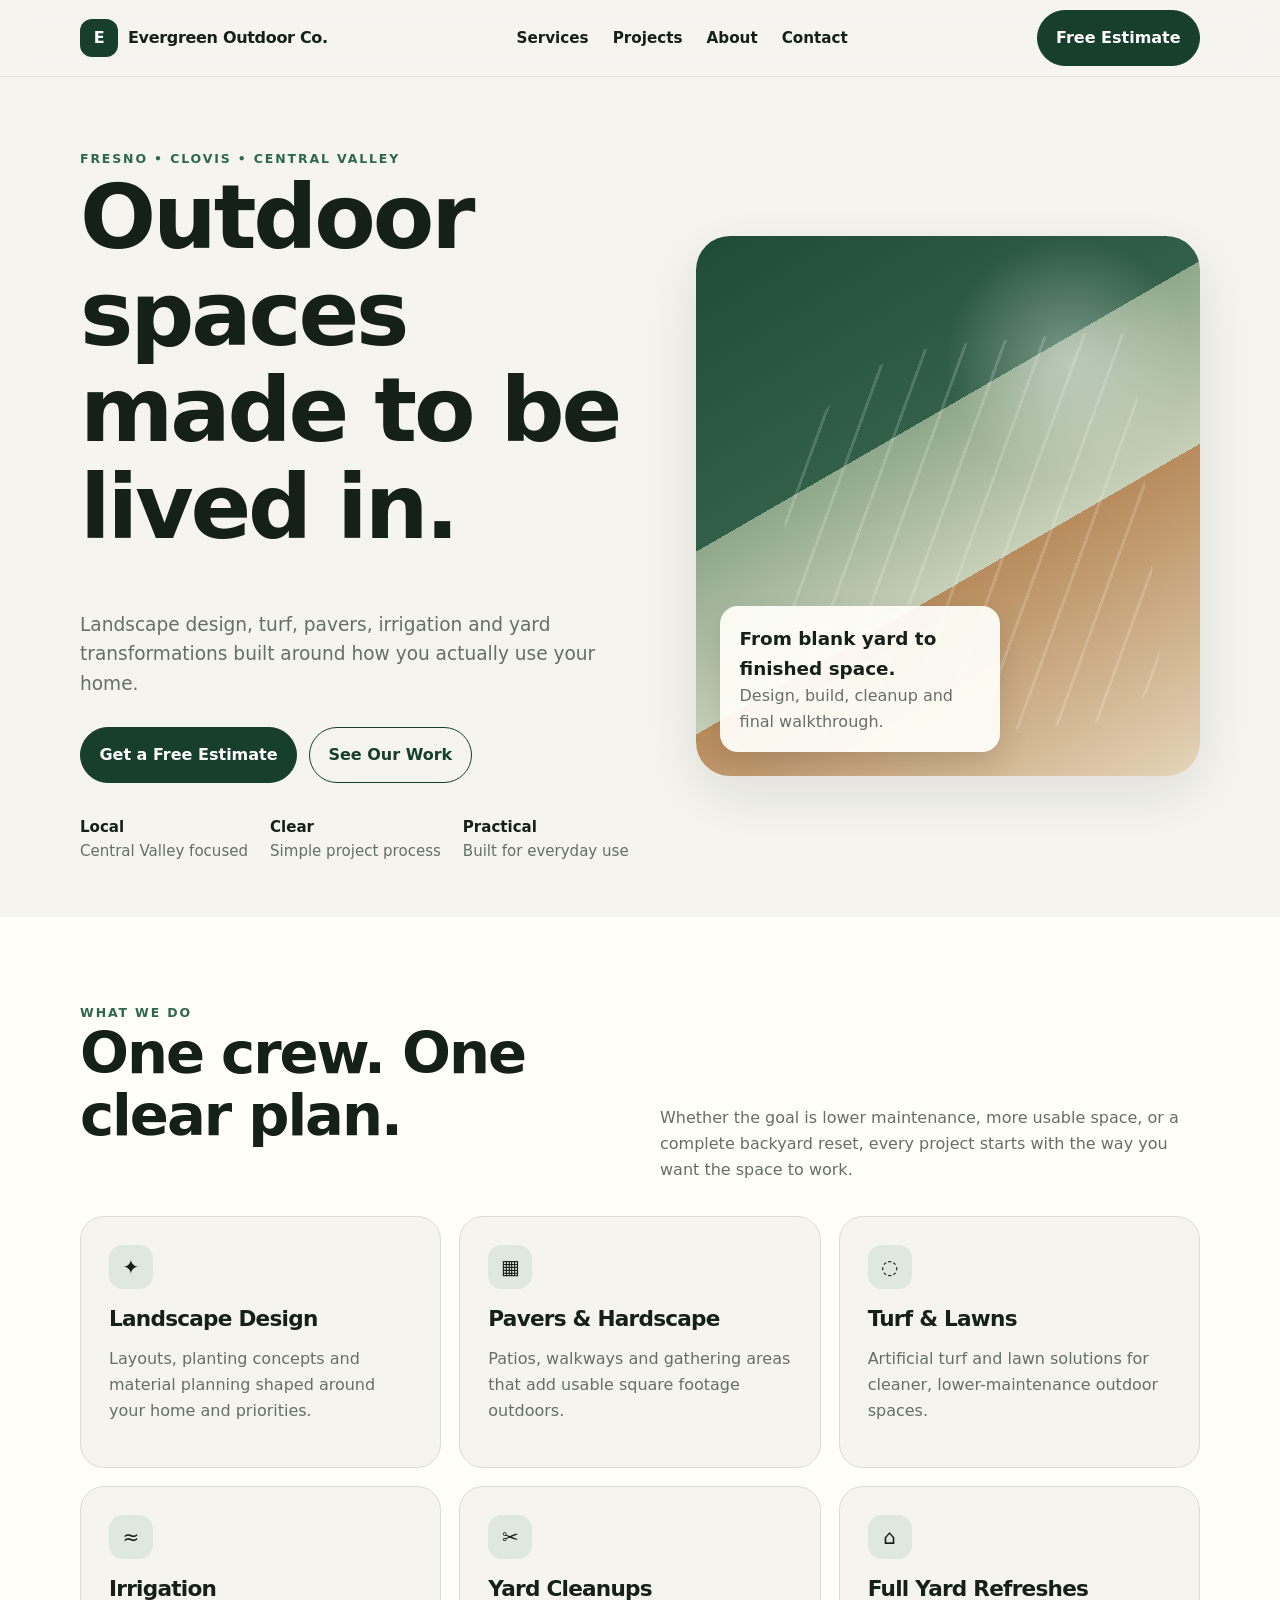
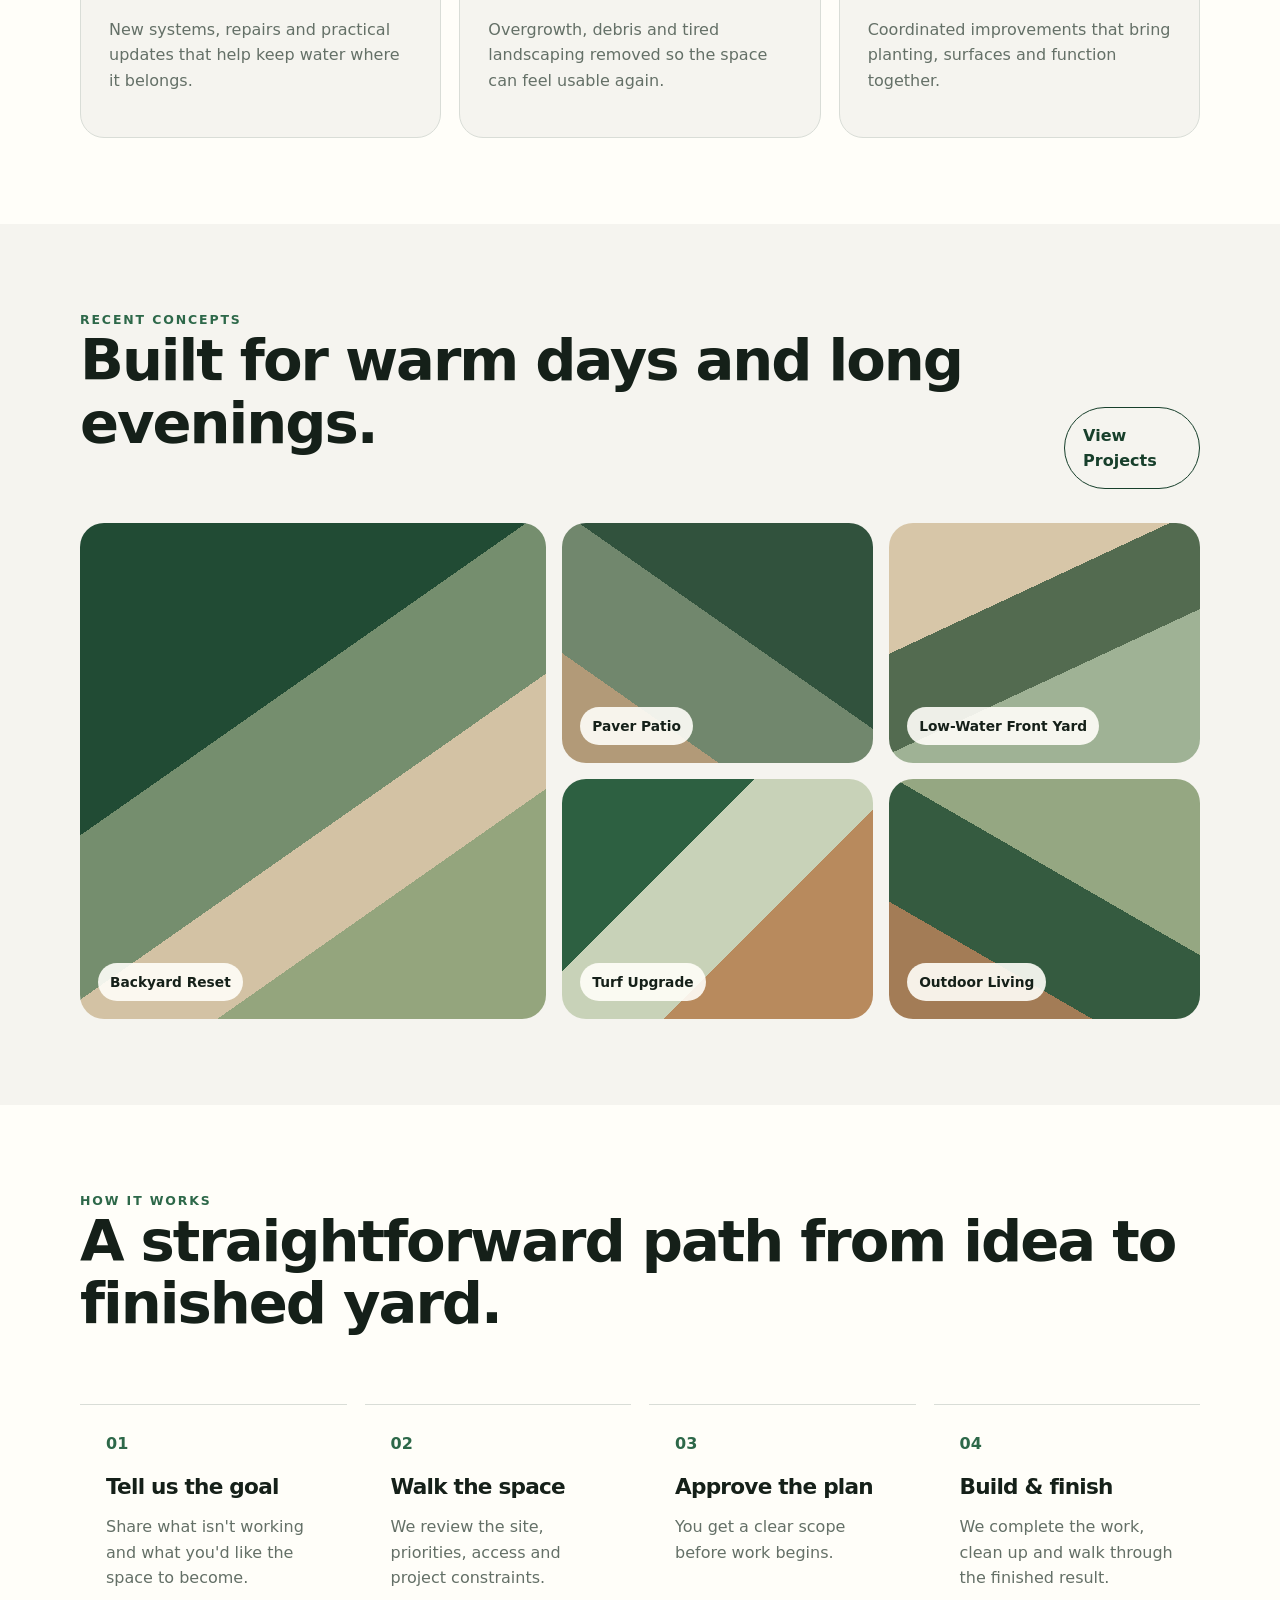
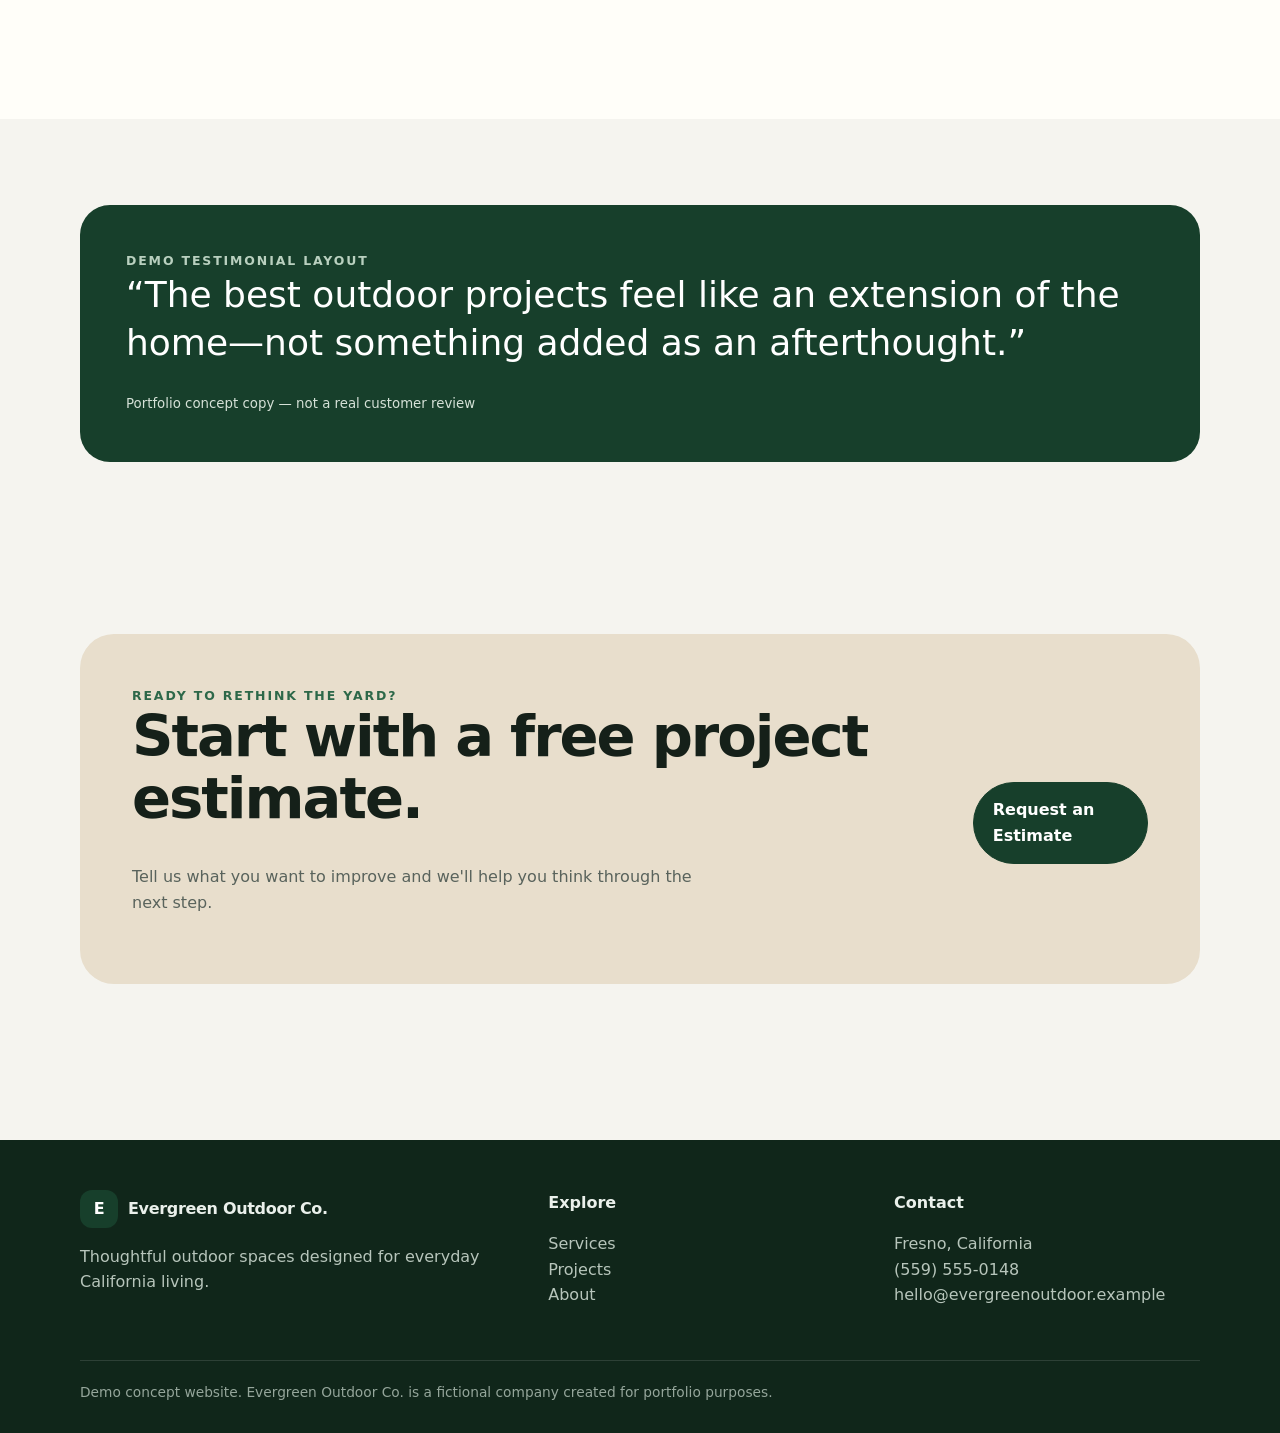
<file: index.html>
<!doctype html>
<html lang="en">
<head>
  <meta charset="utf-8">
  <meta name="viewport" content="width=device-width,initial-scale=1">
  <title>Evergreen Outdoor Co. | Fresno Landscaping & Outdoor Living</title>
  <meta name="description" content="Demo website for a Fresno landscaping company specializing in outdoor spaces, turf, pavers, irrigation, and yard transformations.">
  <meta name="theme-color" content="#173f2b">
  <link rel="stylesheet" href="assets/styles.css">
</head>
<body>

<header class="site-header">
  <div class="container nav">
    <a class="brand" href="index.html"><span class="brand-mark">E</span>Evergreen Outdoor Co.</a>
    <button class="nav-toggle" aria-label="Toggle navigation">☰</button>
    <nav class="nav-links">
      <a href="services.html">Services</a>
      <a href="projects.html">Projects</a>
      <a href="about.html">About</a>
      <a href="contact.html">Contact</a>
    </nav>
    <a class="btn btn-primary" href="contact.html">Free Estimate</a>
  </div>
</header>


<main>
<section class="hero">
  <div class="container hero-grid">
    <div>
      <div class="eyebrow">Fresno • Clovis • Central Valley</div>
      <h1>Outdoor spaces made to be lived in.</h1>
      <p class="lead">Landscape design, turf, pavers, irrigation and yard transformations built around how you actually use your home.</p>
      <div class="hero-actions">
        <a class="btn btn-primary" href="contact.html">Get a Free Estimate</a>
        <a class="btn btn-secondary" href="projects.html">See Our Work</a>
      </div>
      <div class="trust-row">
        <span><strong>Local</strong><br>Central Valley focused</span>
        <span><strong>Clear</strong><br>Simple project process</span>
        <span><strong>Practical</strong><br>Built for everyday use</span>
      </div>
    </div>
    <div class="hero-art" role="img" aria-label="Stylized landscaped backyard concept">
      <div class="hero-card"><b>From blank yard to finished space.</b><span class="muted">Design, build, cleanup and final walkthrough.</span></div>
    </div>
  </div>
</section>

<section class="section alt">
  <div class="container">
    <div class="section-head">
      <div><div class="eyebrow">What we do</div><h2>One crew. One clear plan.</h2></div>
      <p>Whether the goal is lower maintenance, more usable space, or a complete backyard reset, every project starts with the way you want the space to work.</p>
    </div>
    <div class="cards">
      <div class="card"><div class="icon">✦</div><h3>Landscape Design</h3><p>Layouts, planting concepts and material planning shaped around your home and priorities.</p></div>
      <div class="card"><div class="icon">▦</div><h3>Pavers & Hardscape</h3><p>Patios, walkways and gathering areas that add usable square footage outdoors.</p></div>
      <div class="card"><div class="icon">◌</div><h3>Turf & Lawns</h3><p>Artificial turf and lawn solutions for cleaner, lower-maintenance outdoor spaces.</p></div>
      <div class="card"><div class="icon">≈</div><h3>Irrigation</h3><p>New systems, repairs and practical updates that help keep water where it belongs.</p></div>
      <div class="card"><div class="icon">✂</div><h3>Yard Cleanups</h3><p>Overgrowth, debris and tired landscaping removed so the space can feel usable again.</p></div>
      <div class="card"><div class="icon">⌂</div><h3>Full Yard Refreshes</h3><p>Coordinated improvements that bring planting, surfaces and function together.</p></div>
    </div>
  </div>
</section>

<section class="section">
  <div class="container">
    <div class="section-head">
      <div><div class="eyebrow">Recent concepts</div><h2>Built for warm days and long evenings.</h2></div>
      <a class="btn btn-secondary" href="projects.html">View Projects</a>
    </div>
    <div class="project-grid">
      <div class="project one"><span>Backyard Reset</span></div>
      <div class="project two"><span>Paver Patio</span></div>
      <div class="project three"><span>Low-Water Front Yard</span></div>
      <div class="project four"><span>Turf Upgrade</span></div>
      <div class="project five"><span>Outdoor Living</span></div>
    </div>
  </div>
</section>

<section class="section alt">
  <div class="container">
    <div class="section-head"><div><div class="eyebrow">How it works</div><h2>A straightforward path from idea to finished yard.</h2></div></div>
    <div class="steps">
      <div class="step"><h3>Tell us the goal</h3><p class="muted">Share what isn't working and what you'd like the space to become.</p></div>
      <div class="step"><h3>Walk the space</h3><p class="muted">We review the site, priorities, access and project constraints.</p></div>
      <div class="step"><h3>Approve the plan</h3><p class="muted">You get a clear scope before work begins.</p></div>
      <div class="step"><h3>Build & finish</h3><p class="muted">We complete the work, clean up and walk through the finished result.</p></div>
    </div>
  </div>
</section>

<section class="section">
  <div class="container">
    <div class="testimonial">
      <div class="eyebrow" style="color:#b9d0bf">Demo testimonial layout</div>
      <p>“The best outdoor projects feel like an extension of the home—not something added as an afterthought.”</p>
      <small>Portfolio concept copy — not a real customer review</small>
    </div>
  </div>
</section>

<section class="section">
  <div class="container cta">
    <div><div class="eyebrow">Ready to rethink the yard?</div><h2>Start with a free project estimate.</h2><p>Tell us what you want to improve and we'll help you think through the next step.</p></div>
    <div class="cta-actions"><a class="btn btn-primary" href="contact.html">Request an Estimate</a></div>
  </div>
</section>
</main>


<footer>
  <div class="container">
    <div class="footer-grid">
      <div>
        <div class="brand"><span class="brand-mark">E</span>Evergreen Outdoor Co.</div>
        <p>Thoughtful outdoor spaces designed for everyday California living.</p>
      </div>
      <div>
        <strong>Explore</strong>
        <p><a href="services.html">Services</a><br><a href="projects.html">Projects</a><br><a href="about.html">About</a></p>
      </div>
      <div>
        <strong>Contact</strong>
        <p>Fresno, California<br>(559) 555-0148<br>hello@evergreenoutdoor.example</p>
      </div>
    </div>
    <div class="footer-bottom">Demo concept website. Evergreen Outdoor Co. is a fictional company created for portfolio purposes.</div>
  </div>
</footer>
<script src="assets/script.js"></script>

</body>
</html>
</file>
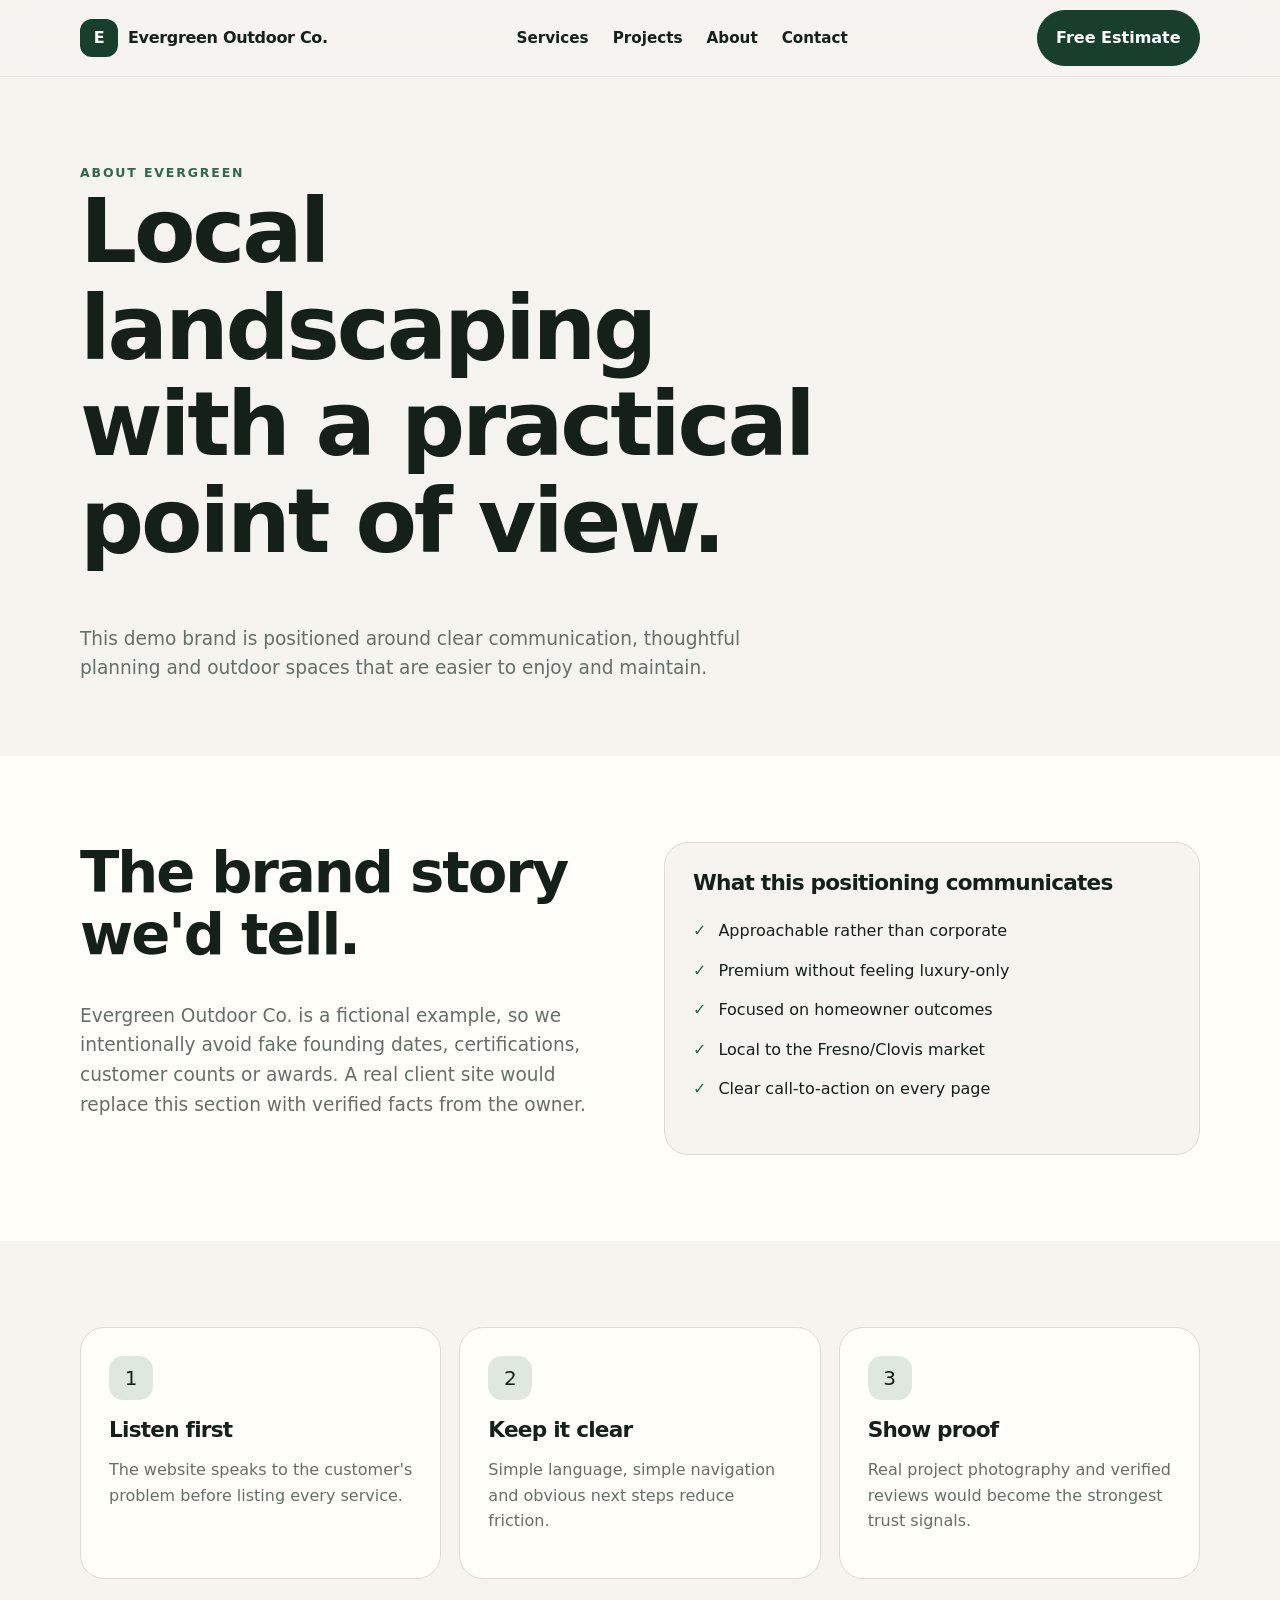
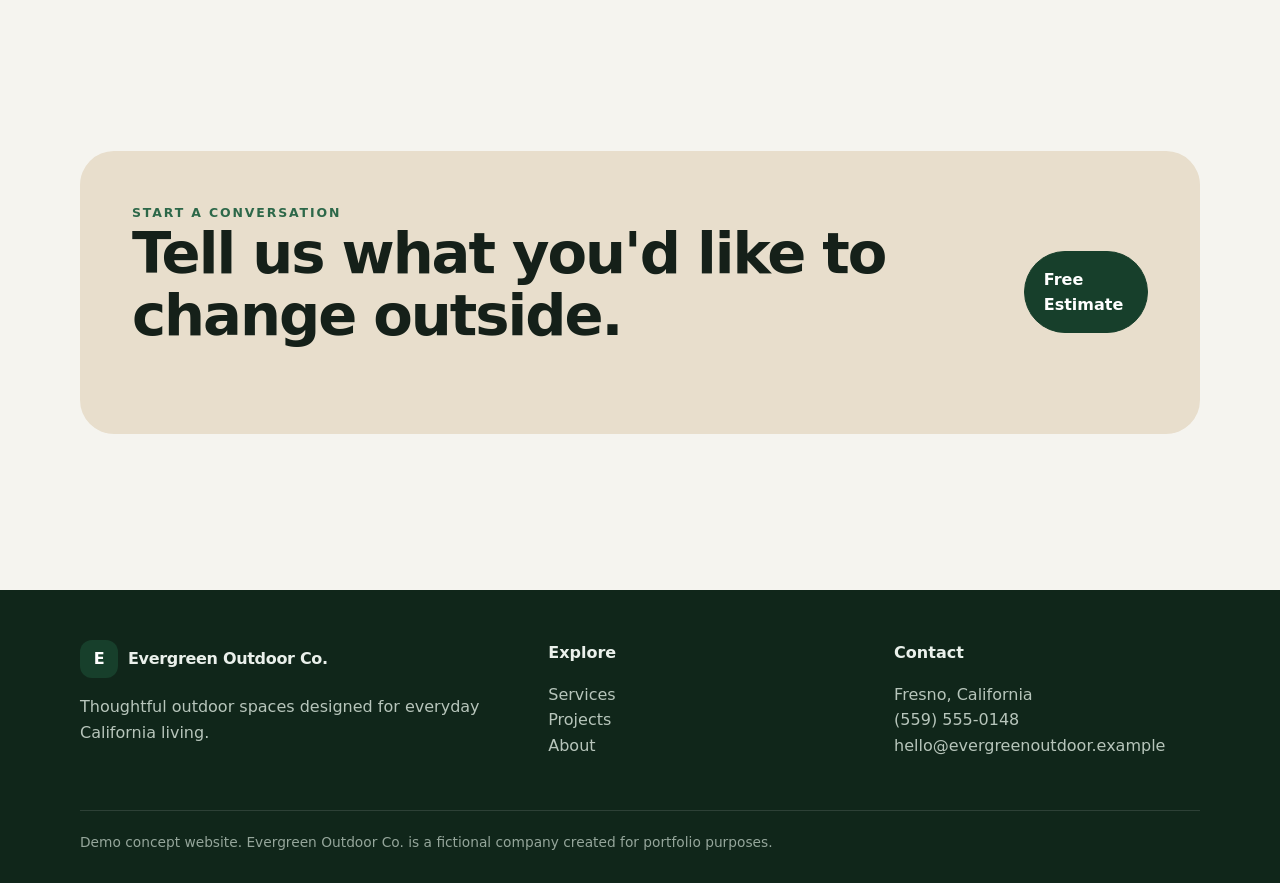
<file: about.html>
<!doctype html>
<html lang="en">
<head>
  <meta charset="utf-8">
  <meta name="viewport" content="width=device-width,initial-scale=1">
  <title>About | Evergreen Outdoor Co.</title>
  <meta name="description" content="About page for Evergreen Outdoor Co., a fictional Fresno landscaping company used as a website portfolio demo.">
  <meta name="theme-color" content="#173f2b">
  <link rel="stylesheet" href="assets/styles.css">
</head>
<body>

<header class="site-header">
  <div class="container nav">
    <a class="brand" href="index.html"><span class="brand-mark">E</span>Evergreen Outdoor Co.</a>
    <button class="nav-toggle" aria-label="Toggle navigation">☰</button>
    <nav class="nav-links">
      <a href="services.html">Services</a>
      <a href="projects.html">Projects</a>
      <a href="about.html">About</a>
      <a href="contact.html">Contact</a>
    </nav>
    <a class="btn btn-primary" href="contact.html">Free Estimate</a>
  </div>
</header>


<main>
<section class="page-hero"><div class="container"><div class="eyebrow">About Evergreen</div><h1>Local landscaping with a practical point of view.</h1><p class="lead">This demo brand is positioned around clear communication, thoughtful planning and outdoor spaces that are easier to enjoy and maintain.</p></div></section>
<section class="section alt"><div class="container two-col">
  <div><h2>The brand story we'd tell.</h2><p class="lead">Evergreen Outdoor Co. is a fictional example, so we intentionally avoid fake founding dates, certifications, customer counts or awards. A real client site would replace this section with verified facts from the owner.</p></div>
  <div class="card"><h3>What this positioning communicates</h3><ul class="list"><li>Approachable rather than corporate</li><li>Premium without feeling luxury-only</li><li>Focused on homeowner outcomes</li><li>Local to the Fresno/Clovis market</li><li>Clear call-to-action on every page</li></ul></div>
</div></section>
<section class="section"><div class="container cards">
  <div class="card"><div class="icon">1</div><h3>Listen first</h3><p>The website speaks to the customer's problem before listing every service.</p></div>
  <div class="card"><div class="icon">2</div><h3>Keep it clear</h3><p>Simple language, simple navigation and obvious next steps reduce friction.</p></div>
  <div class="card"><div class="icon">3</div><h3>Show proof</h3><p>Real project photography and verified reviews would become the strongest trust signals.</p></div>
</div></section>
<section class="section"><div class="container cta"><div><div class="eyebrow">Start a conversation</div><h2>Tell us what you'd like to change outside.</h2></div><a class="btn btn-primary" href="contact.html">Free Estimate</a></div></section>
</main>


<footer>
  <div class="container">
    <div class="footer-grid">
      <div>
        <div class="brand"><span class="brand-mark">E</span>Evergreen Outdoor Co.</div>
        <p>Thoughtful outdoor spaces designed for everyday California living.</p>
      </div>
      <div>
        <strong>Explore</strong>
        <p><a href="services.html">Services</a><br><a href="projects.html">Projects</a><br><a href="about.html">About</a></p>
      </div>
      <div>
        <strong>Contact</strong>
        <p>Fresno, California<br>(559) 555-0148<br>hello@evergreenoutdoor.example</p>
      </div>
    </div>
    <div class="footer-bottom">Demo concept website. Evergreen Outdoor Co. is a fictional company created for portfolio purposes.</div>
  </div>
</footer>
<script src="assets/script.js"></script>

</body>
</html>
</file>
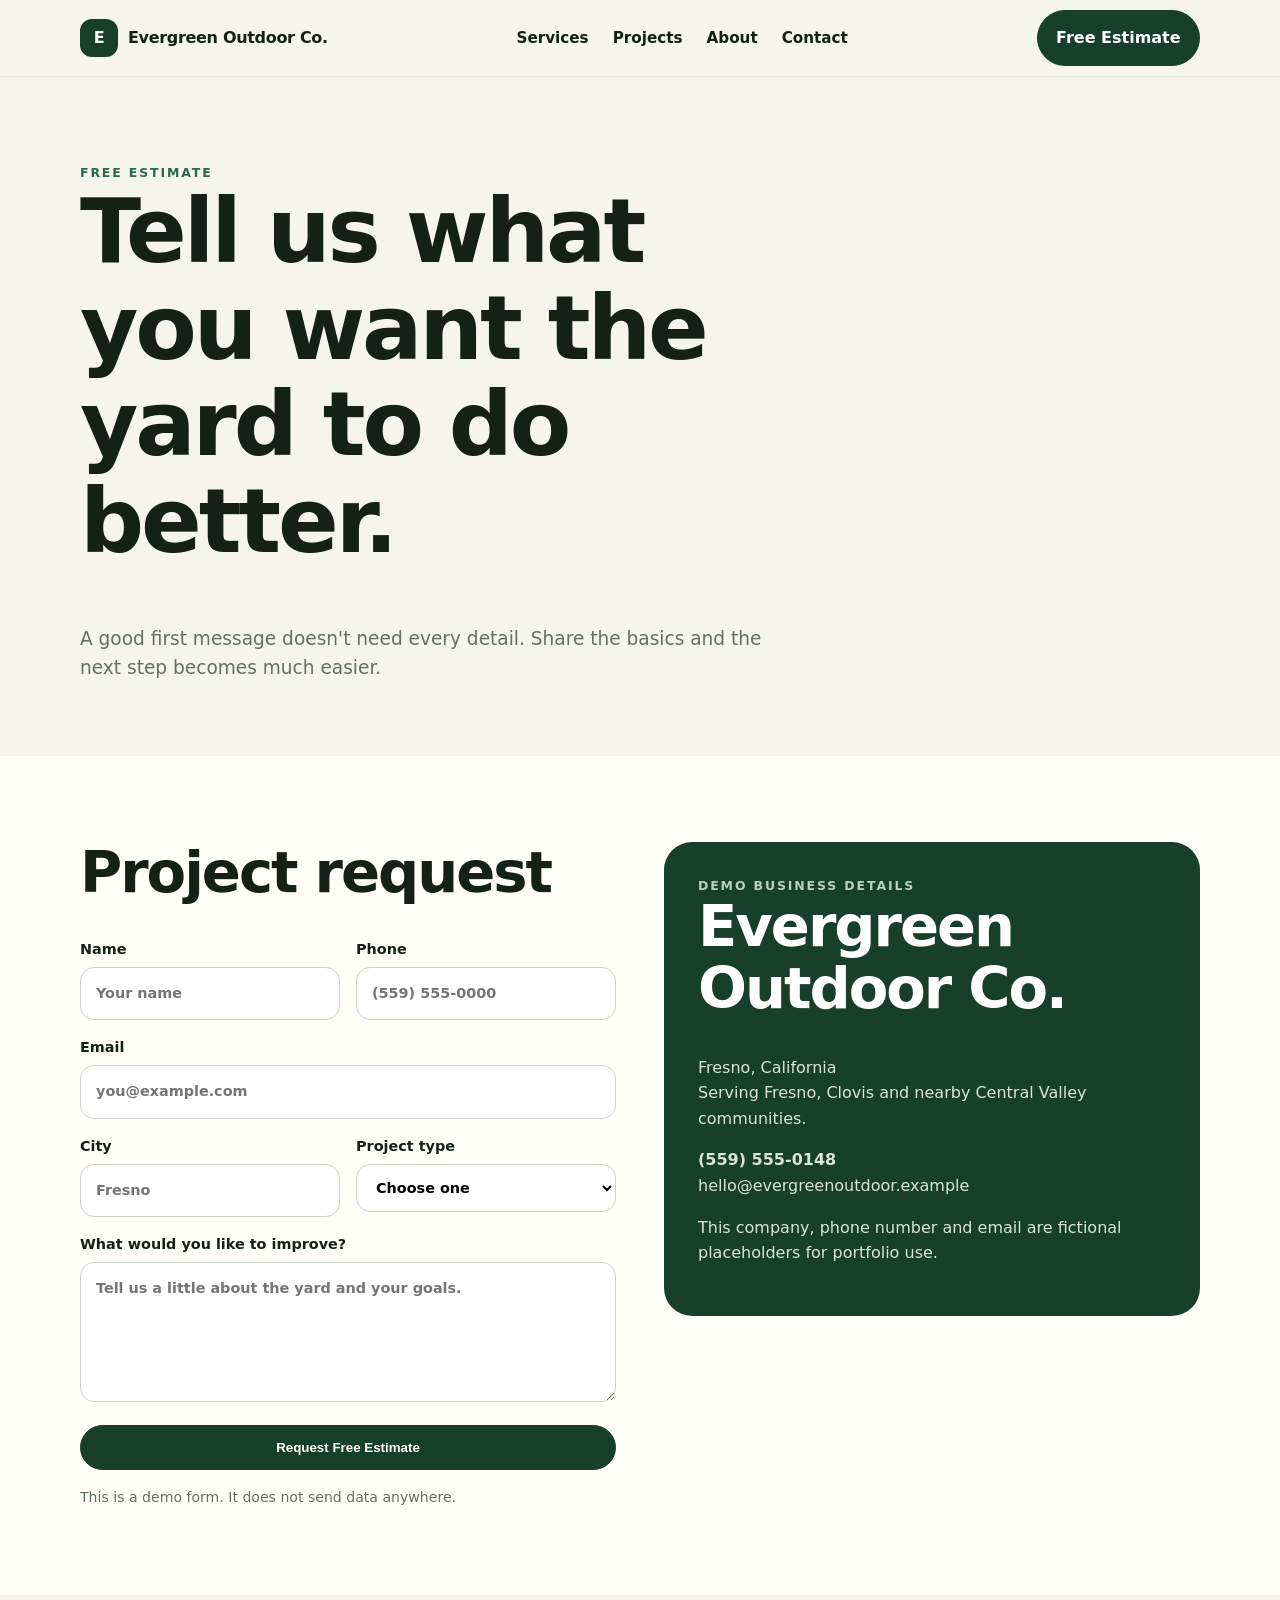
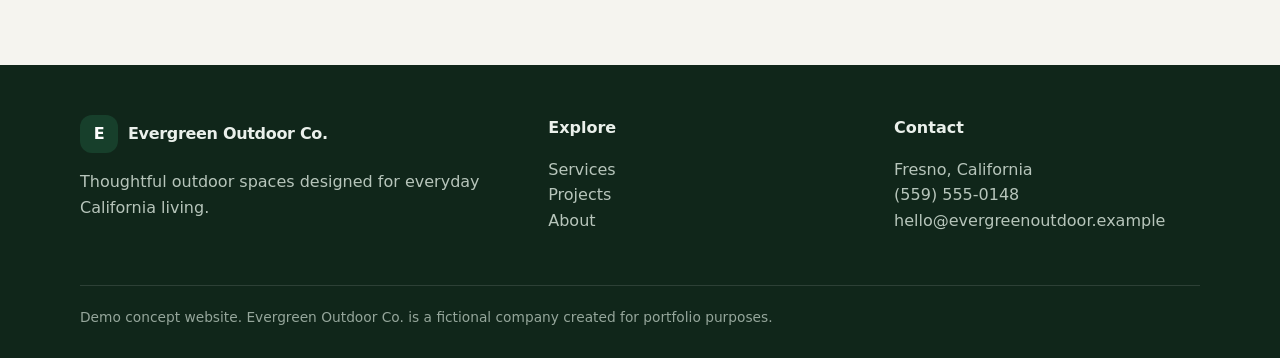
<file: contact.html>
<!doctype html>
<html lang="en">
<head>
  <meta charset="utf-8">
  <meta name="viewport" content="width=device-width,initial-scale=1">
  <title>Contact | Evergreen Outdoor Co.</title>
  <meta name="description" content="Request a landscaping estimate from Evergreen Outdoor Co. This is a fictional demo contact page for a website portfolio.">
  <meta name="theme-color" content="#173f2b">
  <link rel="stylesheet" href="assets/styles.css">
</head>
<body>

<header class="site-header">
  <div class="container nav">
    <a class="brand" href="index.html"><span class="brand-mark">E</span>Evergreen Outdoor Co.</a>
    <button class="nav-toggle" aria-label="Toggle navigation">☰</button>
    <nav class="nav-links">
      <a href="services.html">Services</a>
      <a href="projects.html">Projects</a>
      <a href="about.html">About</a>
      <a href="contact.html">Contact</a>
    </nav>
    <a class="btn btn-primary" href="contact.html">Free Estimate</a>
  </div>
</header>


<main>
<section class="page-hero"><div class="container"><div class="eyebrow">Free estimate</div><h1>Tell us what you want the yard to do better.</h1><p class="lead">A good first message doesn't need every detail. Share the basics and the next step becomes much easier.</p></div></section>
<section class="section alt"><div class="container two-col">
  <div>
    <h2>Project request</h2>
    <form class="form" data-demo-form>
      <div class="form-grid">
        <label>Name<input required name="name" placeholder="Your name"></label>
        <label>Phone<input required name="phone" placeholder="(559) 555-0000"></label>
      </div>
      <label>Email<input type="email" name="email" placeholder="you@example.com"></label>
      <div class="form-grid">
        <label>City<input name="city" placeholder="Fresno"></label>
        <label>Project type<select name="type"><option>Choose one</option><option>Landscape design</option><option>Pavers / hardscape</option><option>Artificial turf</option><option>Irrigation</option><option>Yard cleanup</option><option>Full yard refresh</option></select></label>
      </div>
      <label>What would you like to improve?<textarea name="message" placeholder="Tell us a little about the yard and your goals."></textarea></label>
      <button class="btn btn-primary" type="submit">Request Free Estimate</button>
      <div class="notice" data-form-note>This is a demo form. It does not send data anywhere.</div>
    </form>
  </div>
  <aside class="quote-box">
    <div class="eyebrow" style="color:#b9d0bf">Demo business details</div>
    <h2>Evergreen Outdoor Co.</h2>
    <p>Fresno, California<br>Serving Fresno, Clovis and nearby Central Valley communities.</p>
    <p><strong>(559) 555-0148</strong><br>hello@evergreenoutdoor.example</p>
    <p>This company, phone number and email are fictional placeholders for portfolio use.</p>
  </aside>
</div></section>
</main>


<footer>
  <div class="container">
    <div class="footer-grid">
      <div>
        <div class="brand"><span class="brand-mark">E</span>Evergreen Outdoor Co.</div>
        <p>Thoughtful outdoor spaces designed for everyday California living.</p>
      </div>
      <div>
        <strong>Explore</strong>
        <p><a href="services.html">Services</a><br><a href="projects.html">Projects</a><br><a href="about.html">About</a></p>
      </div>
      <div>
        <strong>Contact</strong>
        <p>Fresno, California<br>(559) 555-0148<br>hello@evergreenoutdoor.example</p>
      </div>
    </div>
    <div class="footer-bottom">Demo concept website. Evergreen Outdoor Co. is a fictional company created for portfolio purposes.</div>
  </div>
</footer>
<script src="assets/script.js"></script>

</body>
</html>
</file>
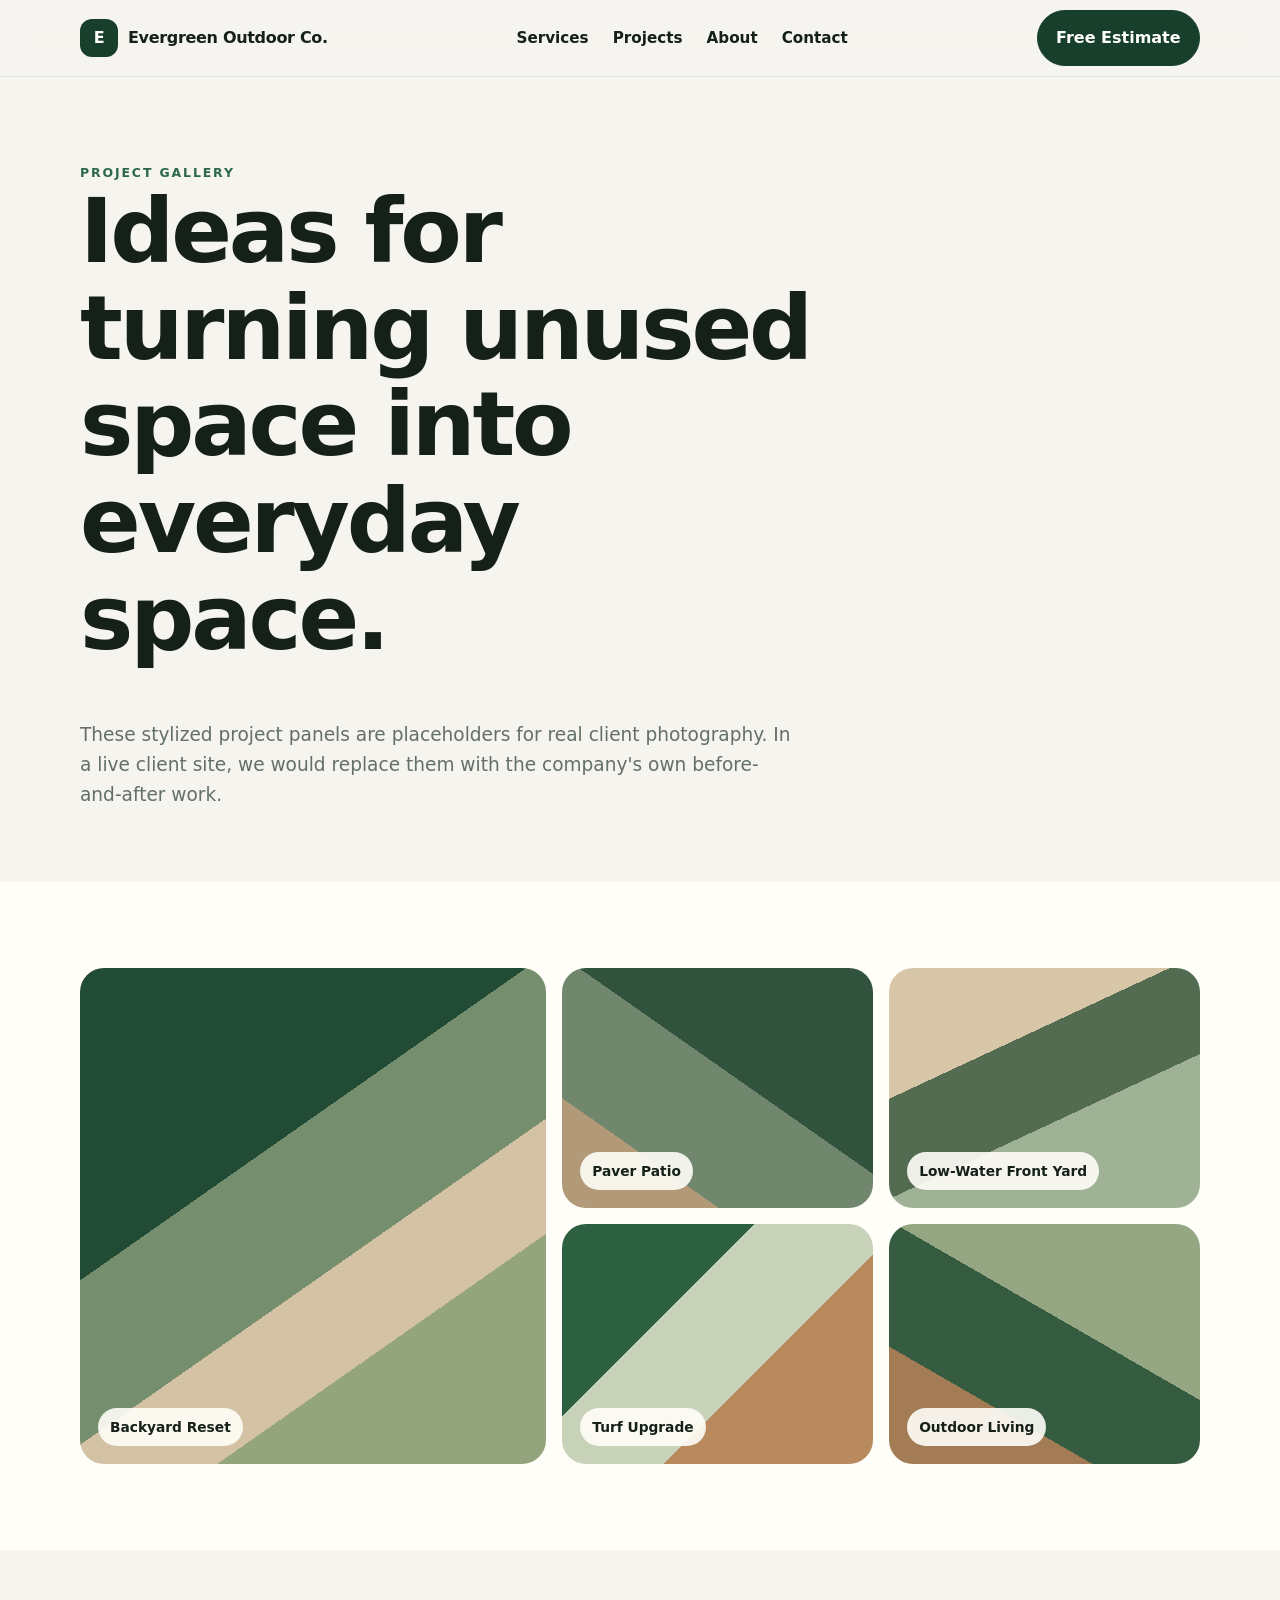
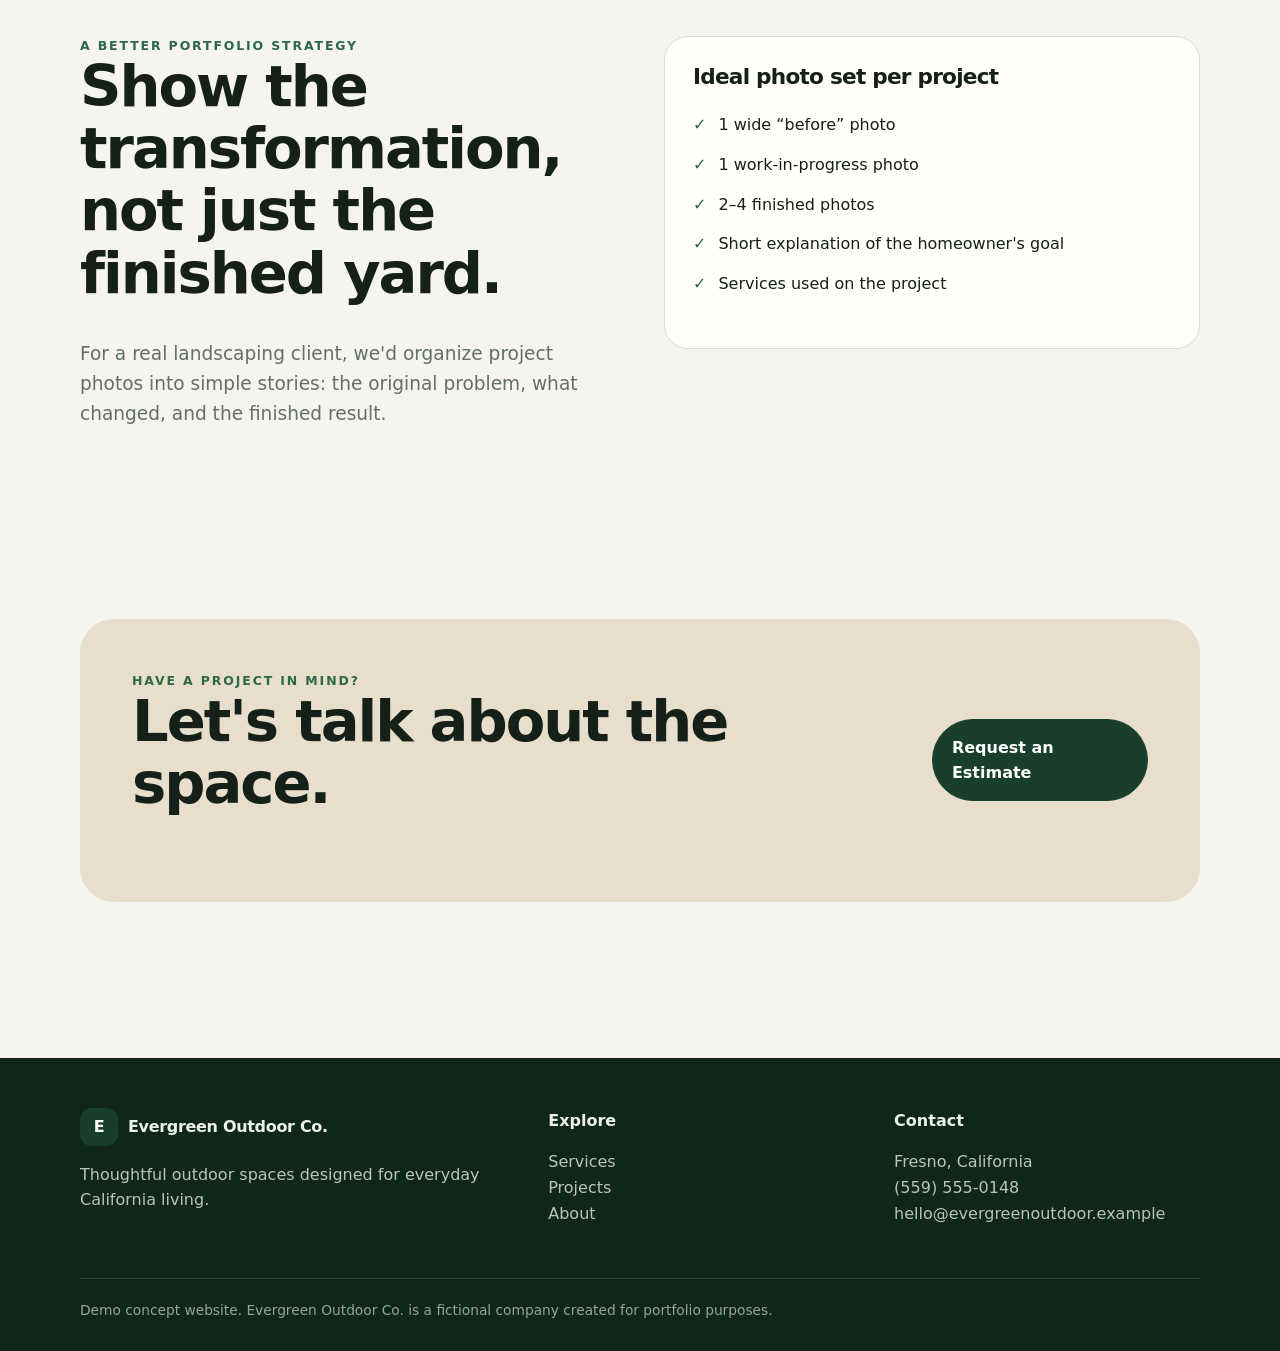
<file: projects.html>
<!doctype html>
<html lang="en">
<head>
  <meta charset="utf-8">
  <meta name="viewport" content="width=device-width,initial-scale=1">
  <title>Landscaping Projects | Evergreen Outdoor Co.</title>
  <meta name="description" content="Portfolio-style project page for Evergreen Outdoor Co., a fictional Fresno landscaping company demo.">
  <meta name="theme-color" content="#173f2b">
  <link rel="stylesheet" href="assets/styles.css">
</head>
<body>

<header class="site-header">
  <div class="container nav">
    <a class="brand" href="index.html"><span class="brand-mark">E</span>Evergreen Outdoor Co.</a>
    <button class="nav-toggle" aria-label="Toggle navigation">☰</button>
    <nav class="nav-links">
      <a href="services.html">Services</a>
      <a href="projects.html">Projects</a>
      <a href="about.html">About</a>
      <a href="contact.html">Contact</a>
    </nav>
    <a class="btn btn-primary" href="contact.html">Free Estimate</a>
  </div>
</header>


<main>
<section class="page-hero"><div class="container"><div class="eyebrow">Project gallery</div><h1>Ideas for turning unused space into everyday space.</h1><p class="lead">These stylized project panels are placeholders for real client photography. In a live client site, we would replace them with the company's own before-and-after work.</p></div></section>
<section class="section alt"><div class="container">
<div class="project-grid">
  <div class="project one"><span>Backyard Reset</span></div>
  <div class="project two"><span>Paver Patio</span></div>
  <div class="project three"><span>Low-Water Front Yard</span></div>
  <div class="project four"><span>Turf Upgrade</span></div>
  <div class="project five"><span>Outdoor Living</span></div>
</div>
</div></section>
<section class="section"><div class="container two-col">
  <div><div class="eyebrow">A better portfolio strategy</div><h2>Show the transformation, not just the finished yard.</h2><p class="lead">For a real landscaping client, we'd organize project photos into simple stories: the original problem, what changed, and the finished result.</p></div>
  <div class="card"><h3>Ideal photo set per project</h3><ul class="list"><li>1 wide “before” photo</li><li>1 work-in-progress photo</li><li>2–4 finished photos</li><li>Short explanation of the homeowner's goal</li><li>Services used on the project</li></ul></div>
</div></section>
<section class="section"><div class="container cta"><div><div class="eyebrow">Have a project in mind?</div><h2>Let's talk about the space.</h2></div><a class="btn btn-primary" href="contact.html">Request an Estimate</a></div></section>
</main>


<footer>
  <div class="container">
    <div class="footer-grid">
      <div>
        <div class="brand"><span class="brand-mark">E</span>Evergreen Outdoor Co.</div>
        <p>Thoughtful outdoor spaces designed for everyday California living.</p>
      </div>
      <div>
        <strong>Explore</strong>
        <p><a href="services.html">Services</a><br><a href="projects.html">Projects</a><br><a href="about.html">About</a></p>
      </div>
      <div>
        <strong>Contact</strong>
        <p>Fresno, California<br>(559) 555-0148<br>hello@evergreenoutdoor.example</p>
      </div>
    </div>
    <div class="footer-bottom">Demo concept website. Evergreen Outdoor Co. is a fictional company created for portfolio purposes.</div>
  </div>
</footer>
<script src="assets/script.js"></script>

</body>
</html>
</file>
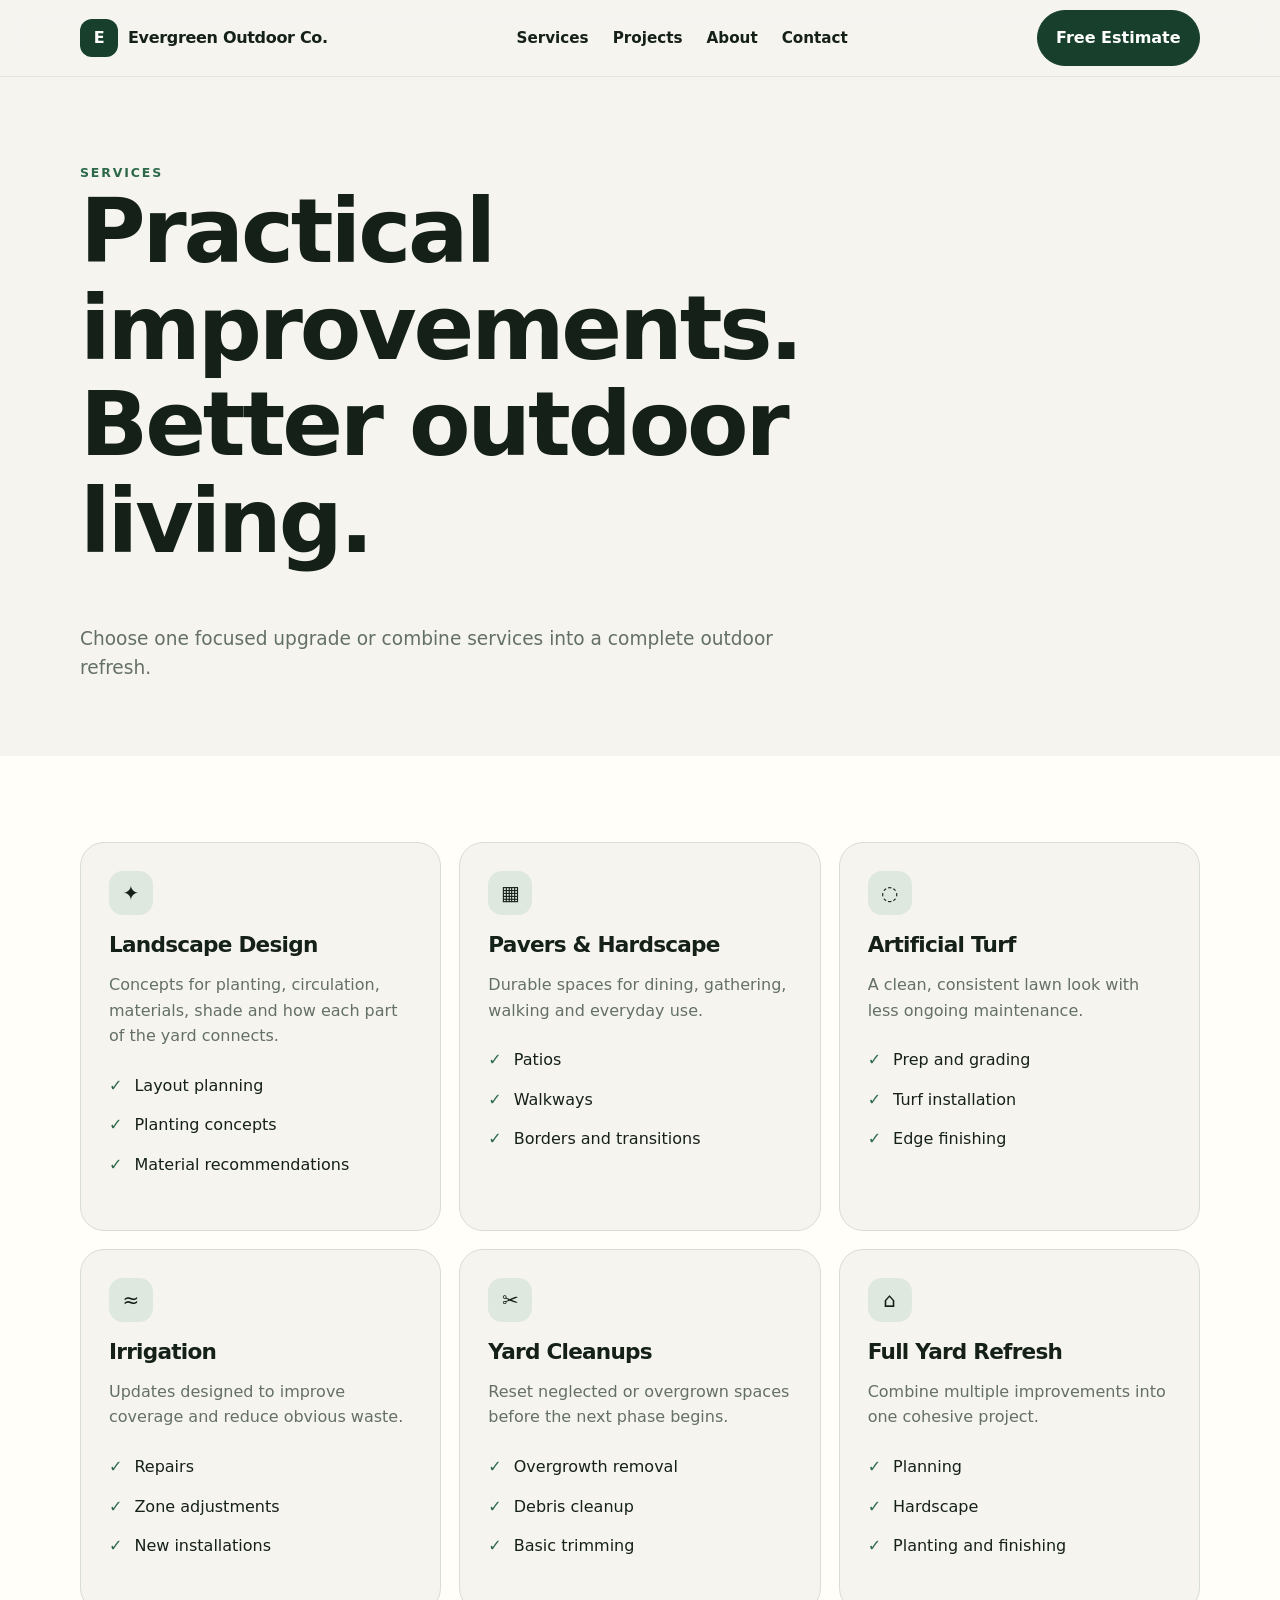
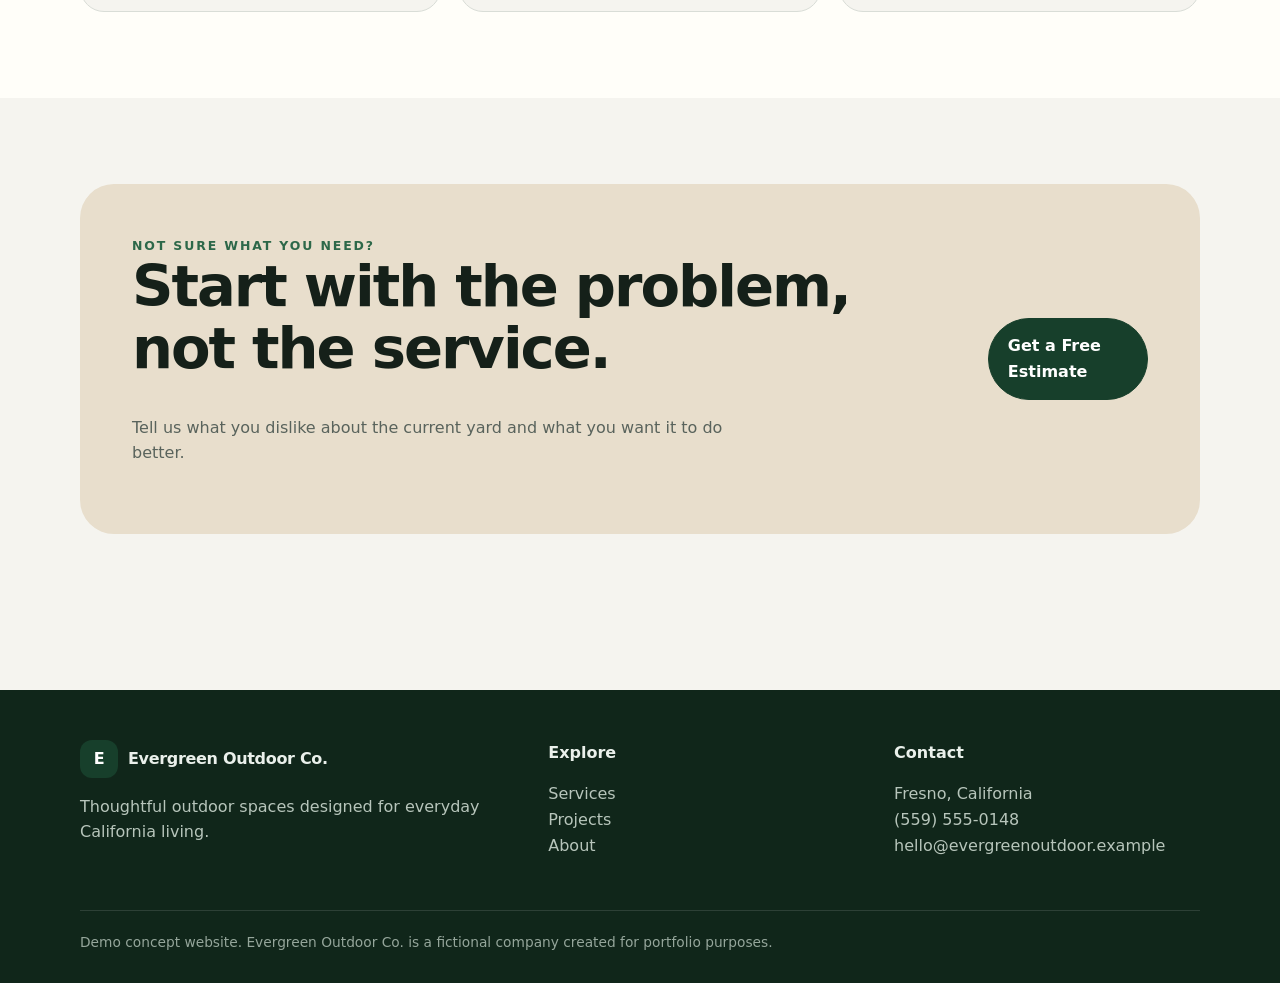
<file: services.html>
<!doctype html>
<html lang="en">
<head>
  <meta charset="utf-8">
  <meta name="viewport" content="width=device-width,initial-scale=1">
  <title>Landscaping Services | Evergreen Outdoor Co.</title>
  <meta name="description" content="Explore landscaping, turf, paver, irrigation, cleanup and outdoor improvement services in this fictional Fresno portfolio site.">
  <meta name="theme-color" content="#173f2b">
  <link rel="stylesheet" href="assets/styles.css">
</head>
<body>

<header class="site-header">
  <div class="container nav">
    <a class="brand" href="index.html"><span class="brand-mark">E</span>Evergreen Outdoor Co.</a>
    <button class="nav-toggle" aria-label="Toggle navigation">☰</button>
    <nav class="nav-links">
      <a href="services.html">Services</a>
      <a href="projects.html">Projects</a>
      <a href="about.html">About</a>
      <a href="contact.html">Contact</a>
    </nav>
    <a class="btn btn-primary" href="contact.html">Free Estimate</a>
  </div>
</header>


<main>
<section class="page-hero"><div class="container"><div class="eyebrow">Services</div><h1>Practical improvements. Better outdoor living.</h1><p class="lead">Choose one focused upgrade or combine services into a complete outdoor refresh.</p></div></section>
<section class="section alt"><div class="container cards">
  <div class="card"><div class="icon">✦</div><h3>Landscape Design</h3><p>Concepts for planting, circulation, materials, shade and how each part of the yard connects.</p><ul class="list"><li>Layout planning</li><li>Planting concepts</li><li>Material recommendations</li></ul></div>
  <div class="card"><div class="icon">▦</div><h3>Pavers & Hardscape</h3><p>Durable spaces for dining, gathering, walking and everyday use.</p><ul class="list"><li>Patios</li><li>Walkways</li><li>Borders and transitions</li></ul></div>
  <div class="card"><div class="icon">◌</div><h3>Artificial Turf</h3><p>A clean, consistent lawn look with less ongoing maintenance.</p><ul class="list"><li>Prep and grading</li><li>Turf installation</li><li>Edge finishing</li></ul></div>
  <div class="card"><div class="icon">≈</div><h3>Irrigation</h3><p>Updates designed to improve coverage and reduce obvious waste.</p><ul class="list"><li>Repairs</li><li>Zone adjustments</li><li>New installations</li></ul></div>
  <div class="card"><div class="icon">✂</div><h3>Yard Cleanups</h3><p>Reset neglected or overgrown spaces before the next phase begins.</p><ul class="list"><li>Overgrowth removal</li><li>Debris cleanup</li><li>Basic trimming</li></ul></div>
  <div class="card"><div class="icon">⌂</div><h3>Full Yard Refresh</h3><p>Combine multiple improvements into one cohesive project.</p><ul class="list"><li>Planning</li><li>Hardscape</li><li>Planting and finishing</li></ul></div>
</div></section>
<section class="section"><div class="container cta"><div><div class="eyebrow">Not sure what you need?</div><h2>Start with the problem, not the service.</h2><p>Tell us what you dislike about the current yard and what you want it to do better.</p></div><a class="btn btn-primary" href="contact.html">Get a Free Estimate</a></div></section>
</main>


<footer>
  <div class="container">
    <div class="footer-grid">
      <div>
        <div class="brand"><span class="brand-mark">E</span>Evergreen Outdoor Co.</div>
        <p>Thoughtful outdoor spaces designed for everyday California living.</p>
      </div>
      <div>
        <strong>Explore</strong>
        <p><a href="services.html">Services</a><br><a href="projects.html">Projects</a><br><a href="about.html">About</a></p>
      </div>
      <div>
        <strong>Contact</strong>
        <p>Fresno, California<br>(559) 555-0148<br>hello@evergreenoutdoor.example</p>
      </div>
    </div>
    <div class="footer-bottom">Demo concept website. Evergreen Outdoor Co. is a fictional company created for portfolio purposes.</div>
  </div>
</footer>
<script src="assets/script.js"></script>

</body>
</html>
</file>
<file: assets/styles.css>
:root{
  --bg:#f5f4ef;
  --paper:#fffef9;
  --ink:#152019;
  --muted:#647067;
  --green:#173f2b;
  --green-2:#2d6849;
  --sage:#dfe8df;
  --sand:#e8decc;
  --line:#d9ddd7;
  --radius:24px;
  --shadow:0 18px 60px rgba(21,32,25,.10);
}
*{box-sizing:border-box}
html{scroll-behavior:smooth}
body{margin:0;font-family:Inter,ui-sans-serif,system-ui,-apple-system,BlinkMacSystemFont,"Segoe UI",sans-serif;color:var(--ink);background:var(--bg);line-height:1.6}
a{color:inherit;text-decoration:none}
img{max-width:100%;display:block}
.container{width:min(1120px,calc(100% - 36px));margin-inline:auto}
.eyebrow{font-size:.78rem;letter-spacing:.15em;text-transform:uppercase;font-weight:800;color:var(--green-2)}
.btn{display:inline-flex;align-items:center;justify-content:center;gap:.5rem;padding:.9rem 1.15rem;border-radius:999px;border:1px solid var(--green);font-weight:750;transition:.2s ease}
.btn:hover{transform:translateY(-1px)}
.btn-primary{background:var(--green);color:#fff}
.btn-secondary{background:transparent;color:var(--green)}
.site-header{position:sticky;top:0;z-index:30;background:rgba(245,244,239,.88);backdrop-filter:blur(14px);border-bottom:1px solid rgba(23,63,43,.08)}
.nav{height:76px;display:flex;align-items:center;justify-content:space-between;gap:24px}
.brand{display:flex;align-items:center;gap:10px;font-weight:900;letter-spacing:-.02em}
.brand-mark{width:38px;height:38px;border-radius:12px;background:var(--green);display:grid;place-items:center;color:#fff;font-weight:900}
.nav-links{display:flex;gap:24px;align-items:center;font-size:.95rem;font-weight:650}
.nav-toggle{display:none;background:none;border:0;font-size:1.4rem}
.hero{padding:72px 0 54px}
.hero-grid{display:grid;grid-template-columns:1.05fr .95fr;gap:58px;align-items:center}
h1,h2,h3{line-height:1.08;letter-spacing:-.035em;margin:0 0 .6em}
h1{font-size:clamp(3.2rem,7vw,6.2rem);max-width:760px}
h2{font-size:clamp(2.1rem,4.5vw,3.7rem)}
h3{font-size:1.35rem}
.lead{font-size:1.16rem;color:var(--muted);max-width:650px}
.hero-actions,.cta-actions{display:flex;gap:12px;flex-wrap:wrap;margin-top:28px}
.trust-row{display:flex;gap:22px;flex-wrap:wrap;margin-top:32px;color:var(--muted);font-size:.94rem}
.trust-row strong{color:var(--ink)}
.hero-art{min-height:540px;border-radius:34px;position:relative;overflow:hidden;background:
 radial-gradient(circle at 74% 23%,rgba(255,255,255,.35),transparent 22%),
 linear-gradient(150deg,#1f4c36 0%,#315f47 38%,#8fa88b 38%,#c7d0b8 60%,#b88c5d 60%,#e5d5b9 100%);box-shadow:var(--shadow)}
.hero-art:before{content:"";position:absolute;inset:20% 10% 8% 18%;background:
 repeating-linear-gradient(115deg,rgba(255,255,255,.0) 0 33px,rgba(255,255,255,.17) 33px 36px);
 border-radius:180px 20px 70px 20px;transform:rotate(-5deg)}
.hero-card{position:absolute;left:24px;bottom:24px;background:rgba(255,254,249,.94);padding:18px 20px;border-radius:18px;box-shadow:0 12px 30px rgba(0,0,0,.12);max-width:280px}
.hero-card b{display:block;font-size:1.15rem}
.section{padding:86px 0}
.section.alt{background:var(--paper)}
.section-head{display:flex;justify-content:space-between;gap:30px;align-items:end;margin-bottom:34px}
.section-head p{max-width:540px;color:var(--muted);margin:0}
.cards{display:grid;grid-template-columns:repeat(3,1fr);gap:18px}
.card{background:var(--paper);border:1px solid var(--line);border-radius:var(--radius);padding:28px}
.alt .card{background:var(--bg)}
.icon{width:44px;height:44px;border-radius:14px;background:var(--sage);display:grid;place-items:center;margin-bottom:18px;font-size:1.25rem}
.card p,.muted{color:var(--muted)}
.project-grid{display:grid;grid-template-columns:1.2fr .8fr .8fr;grid-template-rows:240px 240px;gap:16px}
.project{border-radius:24px;overflow:hidden;position:relative;min-height:220px;background:#ccd8ca}
.project:first-child{grid-row:1/3}
.project.one{background:linear-gradient(145deg,#214b34 0 38%,#758e6e 38% 58%,#d3c2a4 58% 72%,#94a57d 72%)}
.project.two{background:linear-gradient(35deg,#b29a78 0 24%,#71876d 24% 55%,#31523d 55%)}
.project.three{background:linear-gradient(155deg,#d7c6a8 0 34%,#536b50 34% 60%,#9fb295 60%)}
.project.four{background:linear-gradient(135deg,#2d6041 0 35%,#c8d2b8 35% 62%,#b88a5d 62%)}
.project.five{background:linear-gradient(30deg,#a37c56 0 28%,#355b40 28% 58%,#95a782 58%)}
.project span{position:absolute;left:18px;bottom:18px;background:rgba(255,254,249,.9);padding:8px 12px;border-radius:999px;font-weight:800;font-size:.86rem}
.steps{counter-reset:step;display:grid;grid-template-columns:repeat(4,1fr);gap:18px}
.step{padding:26px;border-top:1px solid var(--line)}
.step:before{counter-increment:step;content:"0" counter(step);display:block;color:var(--green-2);font-weight:900;margin-bottom:18px}
.testimonial{background:var(--green);color:#fff;border-radius:30px;padding:46px}
.testimonial p{font-size:clamp(1.4rem,3vw,2.25rem);line-height:1.35;margin:0 0 22px}
.testimonial small{color:#d5e1d7}
.cta{background:var(--sand);border-radius:34px;padding:52px;display:flex;justify-content:space-between;gap:34px;align-items:center}
.cta p{max-width:600px;color:#59635c}
.page-hero{padding:86px 0 54px}
.page-hero .lead{max-width:720px}
.two-col{display:grid;grid-template-columns:1fr 1fr;gap:48px;align-items:start}
.list{display:grid;gap:14px;padding:0;margin:24px 0;list-style:none}
.list li{display:flex;gap:12px;align-items:start}
.list li:before{content:"✓";color:var(--green-2);font-weight:900}
.quote-box{background:var(--green);color:white;border-radius:28px;padding:34px}
.quote-box p{color:#d9e5dc}
.form{display:grid;gap:16px}
.form-grid{display:grid;grid-template-columns:1fr 1fr;gap:16px}
label{font-size:.9rem;font-weight:800}
input,textarea,select{width:100%;margin-top:6px;padding:14px 15px;border:1px solid #cbd1cb;border-radius:14px;background:#fff;font:inherit}
textarea{min-height:140px;resize:vertical}
.notice{font-size:.88rem;color:var(--muted)}
footer{padding:50px 0 30px;background:#10261a;color:#eaf0eb;margin-top:70px}
.footer-grid{display:grid;grid-template-columns:1.4fr 1fr 1fr;gap:40px}
footer p,footer a{color:#b7c5bb}
.footer-bottom{border-top:1px solid rgba(255,255,255,.12);margin-top:36px;padding-top:20px;font-size:.86rem;color:#95a69b}
@media (max-width:900px){
 .hero-grid,.two-col,.footer-grid{grid-template-columns:1fr}
 .hero-art{min-height:420px}
 .cards{grid-template-columns:1fr 1fr}
 .steps{grid-template-columns:1fr 1fr}
 .project-grid{grid-template-columns:1fr 1fr;grid-template-rows:260px 220px 220px}
 .project:first-child{grid-row:auto;grid-column:1/3}
 .cta{align-items:flex-start;flex-direction:column}
}
@media (max-width:680px){
 .nav-links{display:none;position:absolute;left:18px;right:18px;top:70px;background:var(--paper);border:1px solid var(--line);border-radius:18px;padding:18px;flex-direction:column;align-items:flex-start;box-shadow:var(--shadow)}
 .nav-links.open{display:flex}
 .nav-toggle{display:block}
 .nav .btn{display:none}
 .hero{padding-top:44px}
 .hero-art{min-height:340px}
 .cards,.steps,.form-grid{grid-template-columns:1fr}
 .section{padding:64px 0}
 .section-head{align-items:flex-start;flex-direction:column}
 .project-grid{display:grid;grid-template-columns:1fr;grid-template-rows:repeat(5,230px)}
 .project:first-child{grid-column:auto}
 .cta{padding:34px 26px}
}
</file>
